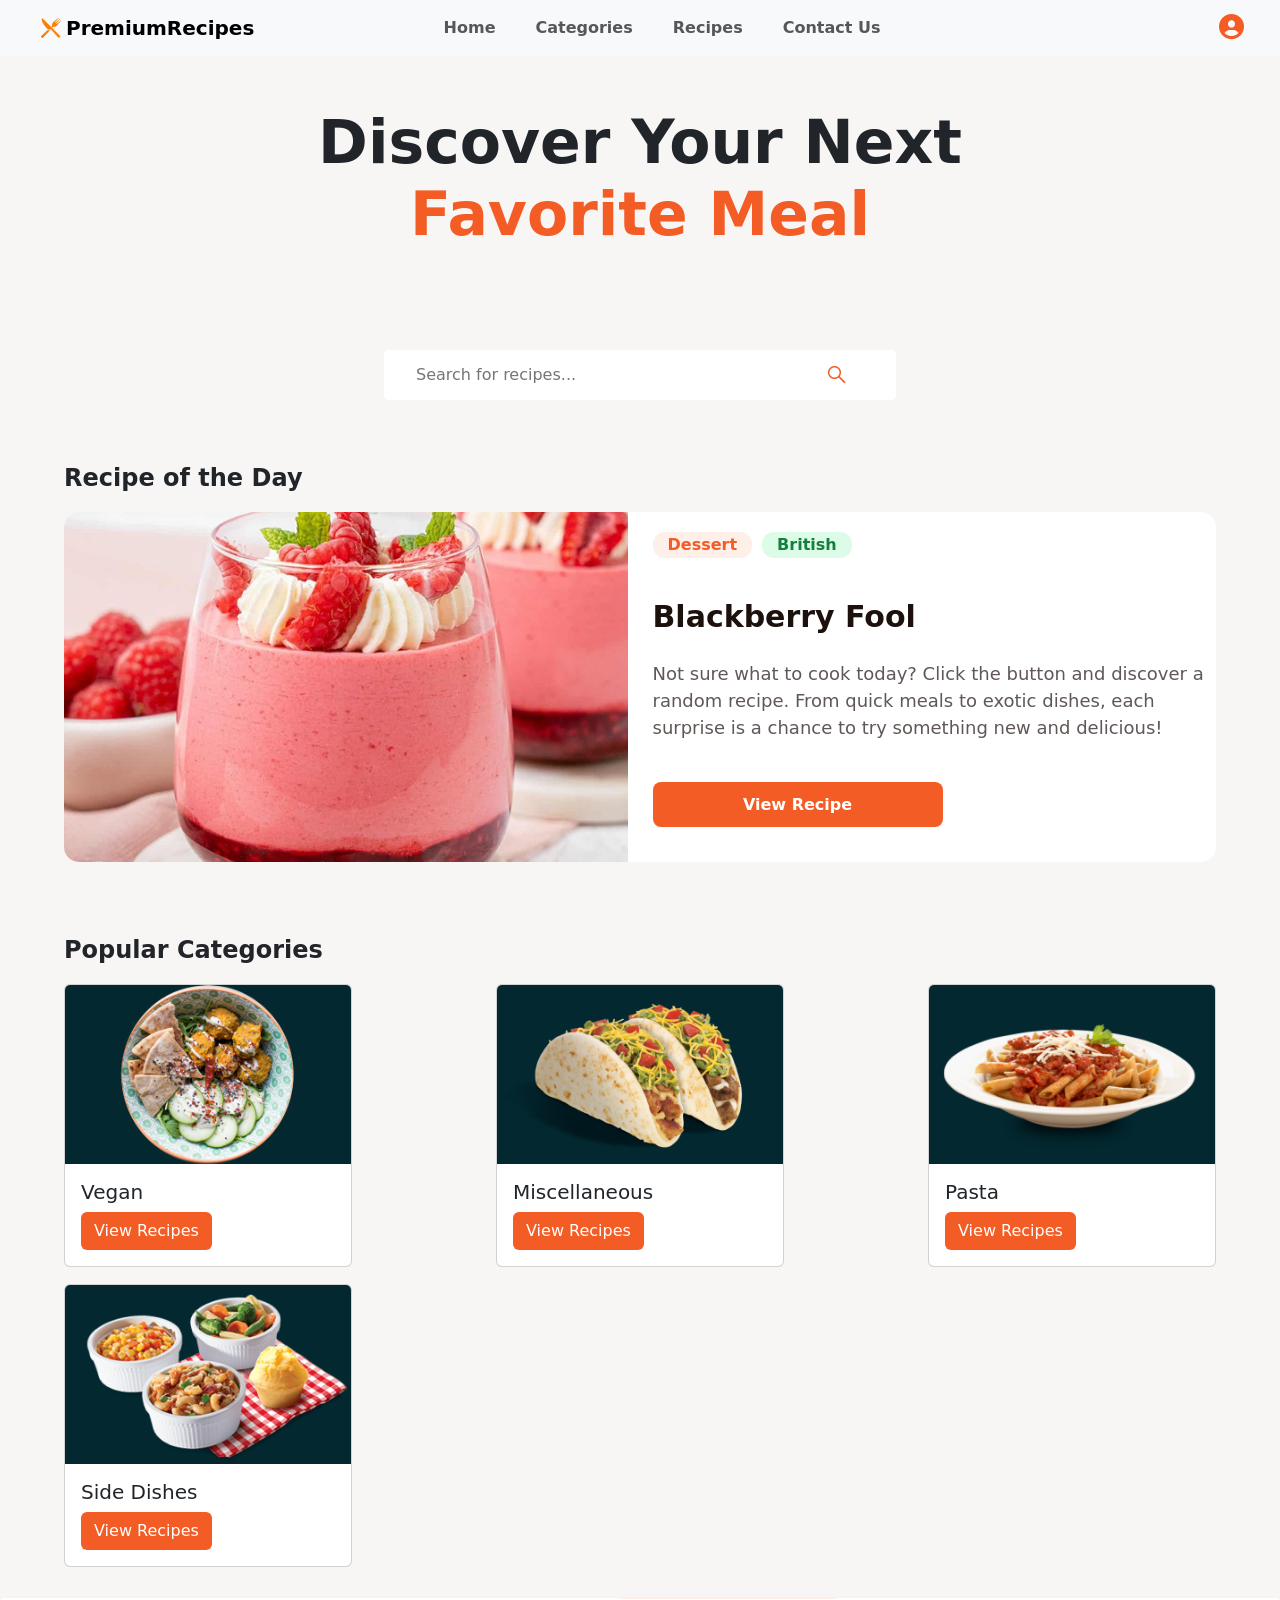
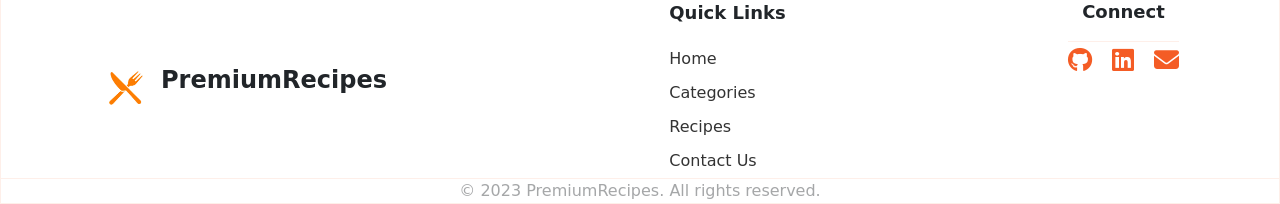
<file: ui files for phase 2/index.html>
<!DOCTYPE html>
<html lang="en">

<head>
    <meta charset="UTF-8">
    <meta name="viewport" content="width=device-width, initial-scale=1.0">
    <title>Homepage</title>

    <link href="https://cdn.jsdelivr.net/npm/bootstrap@5.3.8/dist/css/bootstrap.min.css" rel="stylesheet"
        integrity="sha384-sRIl4kxILFvY47J16cr9ZwB07vP4J8+LH7qKQnuqkuIAvNWLzeN8tE5YBujZqJLB" crossorigin="anonymous">
    <link rel="stylesheet" href="styles.css">
    <link rel="stylesheet" href="https://cdnjs.cloudflare.com/ajax/libs/font-awesome/6.5.1/css/all.min.css">
</head>

<body class="home_body">
    <nav class="navbar navbar-expand-lg bg-body-tertiary">
        <div class="container-fluid">
            <a class="navbar-brand d-flex " href="./index.html">
                <img src="./assets/logo.png" alt="Logo" width="30" height="30"
                    class="d-inline-block ms-4 align-text-top">
                <p class="mb-0 fw-bold">PremiumRecipes</p>
            </a>
            <button class="navbar-toggler" type="button" data-bs-toggle="collapse" data-bs-target="#navbarNav"
                aria-controls="navbarNav" aria-expanded="false" aria-label="Toggle navigation">
                <span class="navbar-toggler-icon"></span>
            </button>
            <div class="collapse navbar-collapse" id="navbarNav">
                <ul class="navbar-nav mx-auto">
                    <li class="nav-item">
                        <a class="nav-link fw-bold" href="./index.html">Home</a>
                    </li>
                    <li class="nav-item ms-4">
                        <a class="nav-link fw-bold" href="./categories.html">Categories</a>
                    </li>
                    <li class="nav-item ms-4">
                        <a class="nav-link fw-bold" href="./recipes.html">Recipes</a>
                    </li>
                    <li class="nav-item ms-4">
                        <a class="nav-link fw-bold" href="./contact.html">Contact Us</a>
                    </li>
                    <li id="profile_desk" class="nav-item ms-4">
                        <a class="nav-link fw-bold" href="./profile.html">Profile</a>
                    </li>
                </ul>
                <a id="profile_icon" href="./profile.html" class="ms-auto me-4">
                    <i class="fa-solid fa-circle-user"></i>
                </a>
            </div>
        </div>
    </nav>

    <div class="home_hero">
        <p class="home_title_black">Discover Your Next</p>
        <p class="home_title_meal">Favorite Meal</p>
        <div class="home_hero_search">
            <form action="#">
                <input type="text" placeholder="Search for recipes..." class="home_search_input">
                <button class="home_search_submit"><i class="fa-brands fa-sistrix"></i></button>
            </form>
        </div>
    </div>
    <div class="home_recipe">
        <p class="home_recipe_title">Recipe of the Day</p>
        <div class="home_recipe_container">
            <img src="./assets/home_recipe.jpg" alt="home random recipe" class="home_recipe_img">
            <div class="home_recipe_info">
                <div class="home_recipe_tags">
                    <p class="home_recipe_categorie_tag">Dessert</p>
                    <p class="home_recipe_area_tag">British</p>
                </div>
                <h3 class="home_recipe_name">Blackberry Fool</h3>
                <p class="home_recipe_description">Not sure what to cook today? Click the button and discover a random
                    recipe. From quick meals to exotic dishes, each surprise is a chance to try something new and
                    delicious!</p>
                <button class="home_recipe_btn">View Recipe</button>
            </div>
        </div>
    </div>
    <div class="home_categories">
        <p class="home_categories_title">Popular Categories</p>
        <div class="home_categorie_cards">
            <div class="card " style="width: 18rem;">
                <img src="./assets/vegan.png" class="card-img-top  " style="background-color:#032830;" alt="...">
                <div class="card-body">
                    <h5 class="card-title">Vegan</h5>
                    <a href="#" class="btn ">View Recipes</a>
                </div>
            </div>
            <div class="card " style="width: 18rem;">
                <img src="./assets/miscellaneous.png" class="card-img-top" style="background-color:#032830;" alt="...">
                <div class="card-body">
                    <h5 class="card-title">Miscellaneous</h5>
                    <a href="#" class="btn ">View Recipes</a>
                </div>
            </div>
            <div class="card " style="width: 18rem;">
                <img src="./assets/pasta.png" class="card-img-top" style="background-color:#032830;" alt="...">
                <div class="card-body">
                    <h5 class="card-title">Pasta</h5>
                    <a href="#" class="btn ">View Recipes</a>
                </div>
            </div>
            <div class="card " style="width: 18rem;">
                <img src="./assets/side.png" class="card-img-top" style="background-color:#032830;" alt="...">
                <div class="card-body">
                    <h5 class="card-title">Side Dishes</h5>
                    <a href="#" class="btn">View Recipes</a>
                </div>
            </div>

        </div>
    </div>

    <footer>
        <div>
            <div class="footer_logo">
                <img src="./assets/logo.png" alt="footer logo">
                <p>PremiumRecipes</p>
            </div>
            <div class="footer_links">
                <p>Quick Links</p>
                <a href="./index.html">Home</a>
                <a href="./categories.html">Categories</a>
                <a href="./recipes.html">Recipes</a>
                <a href="./contact.html">Contact Us</a>
            </div>
            <div class="footer_conect">
                <p class="footer_conect_text">Connect</p>
                <div class="footer_conect_links">
                    <a href="#"><i class="fa-brands fa-github"></i></a>
                    <a href="#"><i class="fa-brands fa-linkedin"></i></a>
                    <a href="#"><i class="fa-solid fa-envelope"></i></i></a>
                </div>
            </div>
        </div>
        <div>
            <p class="copyright">© 2023 PremiumRecipes. All rights reserved.</p>
        </div>
    </footer>
    <script src="https://cdn.jsdelivr.net/npm/bootstrap@5.3.8/dist/js/bootstrap.bundle.min.js"
        integrity="sha384-FKyoEForCGlyvwx9Hj09JcYn3nv7wiPVlz7YYwJrWVcXK/BmnVDxM+D2scQbITxI"
        crossorigin="anonymous"></script>
</body>

</html>
</file>
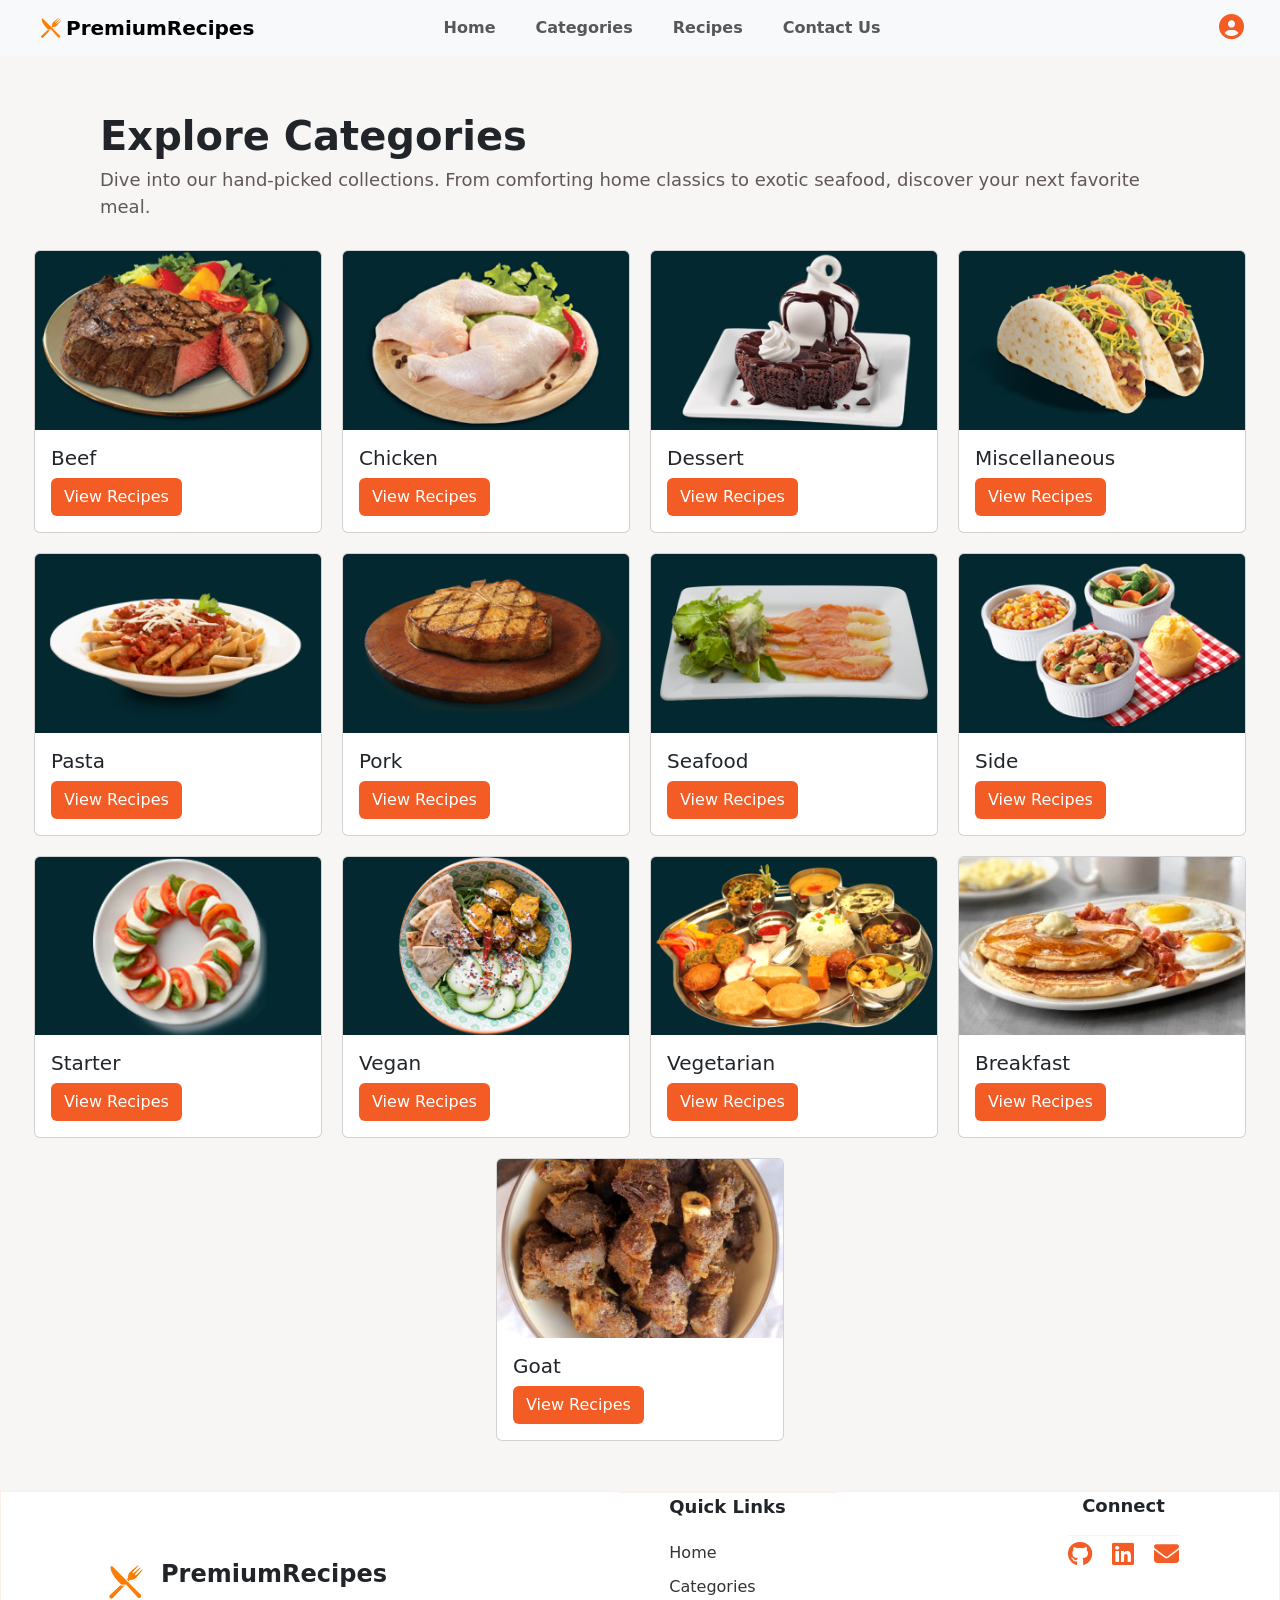
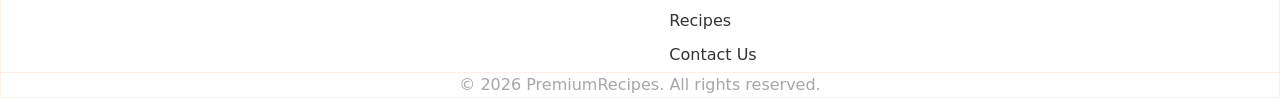
<file: ui files for phase 2/categories.html>
<!DOCTYPE html>
<html lang="en">

<head>
    <meta charset="UTF-8">
    <meta name="viewport" content="width=device-width, initial-scale=1.0">
    <title>Categories</title>
    <link href="https://cdn.jsdelivr.net/npm/bootstrap@5.3.8/dist/css/bootstrap.min.css" rel="stylesheet"
        integrity="sha384-sRIl4kxILFvY47J16cr9ZwB07vP4J8+LH7qKQnuqkuIAvNWLzeN8tE5YBujZqJLB" crossorigin="anonymous">
    <link rel="stylesheet" href="styles.css">
    <link rel="stylesheet" href="https://cdnjs.cloudflare.com/ajax/libs/font-awesome/6.5.1/css/all.min.css">
</head>

<body>
    <nav class="navbar navbar-expand-lg bg-body-tertiary">
        <div class="container-fluid">
            <a class="navbar-brand d-flex " href="./index.html">
                <img src="./assets/logo.png" alt="Logo" width="30" height="30"
                    class="d-inline-block ms-4 align-text-top">
                <p class="mb-0 fw-bold">PremiumRecipes</p>
            </a>
            <button class="navbar-toggler" type="button" data-bs-toggle="collapse" data-bs-target="#navbarNav"
                aria-controls="navbarNav" aria-expanded="false" aria-label="Toggle navigation">
                <span class="navbar-toggler-icon"></span>
            </button>
            <div class="collapse navbar-collapse" id="navbarNav">
                <ul class="navbar-nav mx-auto">
                    <li class="nav-item">
                        <a class="nav-link fw-bold" href="./index.html">Home</a>
                    </li>
                    <li class="nav-item ms-4">
                        <a class="nav-link fw-bold" href="./categories.html">Categories</a>
                    </li>
                    <li class="nav-item ms-4">
                        <a class="nav-link fw-bold" href="./recipes.html">Recipes</a>
                    </li>
                    <li class="nav-item ms-4">
                        <a class="nav-link fw-bold" href="./contact.html">Contact Us</a>
                    </li>
                    <li id="profile_desk" class="nav-item ms-4">
                        <a class="nav-link fw-bold" href="./profile.html">Profile</a>
                    </li>
                </ul>
                <a id="profile_icon" href="./profile.html" class="ms-auto me-4">
                    <i class="fa-solid fa-circle-user"></i>
                </a>
            </div>
        </div>
    </nav>
    <p class="categorie_title">Explore Categories</p>
    <p class="categorie_subtitle">Dive into our hand-picked collections. From comforting home classics to exotic
        seafood, discover your next favorite meal.</p>
    <div class="categorie_div">
        <div class="card " style="width: 18rem;">
            <img src="./assets/beef.png" class="card-img-top" style="background-color:#032830;" alt="...">
            <div class="card-body">
                <h5 class="card-title">Beef</h5>
                <a href="#" class="btn ">View Recipes</a>
            </div>
        </div>
        <div class="card " style="width: 18rem;">
            <img src="./assets/chicken.png" class="card-img-top" style="background-color:#032830;" alt="...">
            <div class="card-body">
                <h5 class="card-title">Chicken</h5>
                <a href="#" class="btn ">View Recipes</a>
            </div>
        </div>
        <div class="card " style="width: 18rem;">
            <img src="./assets/dessert.png" class="card-img-top" style="background-color:#032830;" alt="...">
            <div class="card-body">
                <h5 class="card-title">Dessert</h5>
                <a href="#" class="btn ">View Recipes</a>
            </div>
        </div>
        <div class="card " style="width: 18rem;">
            <img src="./assets/miscellaneous.png" class="card-img-top" style="background-color:#032830;" alt="...">
            <div class="card-body">
                <h5 class="card-title">Miscellaneous</h5>
                <a href="#" class="btn ">View Recipes</a>
            </div>
        </div>
        <div class="card " style="width: 18rem;">
            <img src="./assets/pasta.png" class="card-img-top" style="background-color:#032830;" alt="...">
            <div class="card-body">
                <h5 class="card-title">Pasta</h5>
                <a href="#" class="btn ">View Recipes</a>
            </div>
        </div>

        <div class="card " style="width: 18rem;">
            <img src="./assets/pork (1).png" class="card-img-top" style="background-color:#032830;" alt="...">
            <div class="card-body">
                <h5 class="card-title">Pork</h5>
                <a href="#" class="btn ">View Recipes</a>
            </div>
        </div>
        <div class="card " style="width: 18rem;">
            <img src="./assets/seafood (1).png" class="card-img-top" style="background-color:#032830;" alt="...">
            <div class="card-body">
                <h5 class="card-title">Seafood</h5>
                <a href="#" class="btn ">View Recipes</a>
            </div>
        </div>
        <div class="card " style="width: 18rem;">
            <img src="./assets/side.png" class="card-img-top" style="background-color:#032830;" alt="...">
            <div class="card-body">
                <h5 class="card-title">Side</h5>
                <a href="#" class="btn ">View Recipes</a>
            </div>
        </div>

        <div class="card " style="width: 18rem;">
            <img src="./assets/starter.png" class="card-img-top" style="background-color:#032830;" alt="...">
            <div class="card-body">
                <h5 class="card-title">Starter</h5>
                <a href="#" class="btn ">View Recipes</a>
            </div>
        </div>
        <div class="card " style="width: 18rem;">
            <img src="./assets/vegan.png" class="card-img-top" style="background-color:#032830;" alt="...">
            <div class="card-body">
                <h5 class="card-title">Vegan</h5>
                <a href="#" class="btn ">View Recipes</a>
            </div>
        </div>
        <div class="card " style="width: 18rem;">
            <img src="./assets/vegetarian.png" class="card-img-top" style="background-color:#032830;" alt="...">
            <div class="card-body">
                <h5 class="card-title">Vegetarian</h5>
                <a href="#" class="btn ">View Recipes</a>
            </div>
        </div>
        <div class="card " style="width: 18rem;">
            <img src="./assets/breakfast.png" class="card-img-top" style="background-color:#032830;" alt="...">
            <div class="card-body">
                <h5 class="card-title">Breakfast</h5>
                <a href="#" class="btn ">View Recipes</a>
            </div>
        </div>
        <div class="card " style="width: 18rem;">
            <img src="./assets/goat.png" class="card-img-top" style="background-color:#032830;" alt="...">
            <div class="card-body">
                <h5 class="card-title">Goat</h5>
                <a href="#" class="btn ">View Recipes</a>
            </div>
        </div>
    </div>
    <footer>
        <div>
            <div class="footer_logo">
                <img src="./assets/logo.png" alt="footer logo">
                <p>PremiumRecipes</p>
            </div>
            <div class="footer_links">
                <p>Quick Links</p>
                <a href="./index.html">Home</a>
                <a href="./categories.html">Categories</a>
                <a href="./recipes.html">Recipes</a>
                <a href="./contact.html">Contact Us</a>
            </div>
            <div class="footer_conect">
                <p>Connect</p>
                <div class="footer_conect_links">
                    <a href="#"><i class="fa-brands fa-github"></i></a>
                    <a href="#"><i class="fa-brands fa-linkedin"></i></a>
                    <a href="#"><i class="fa-solid fa-envelope"></i></i></a>
                </div>
            </div>
        </div>
        <div>
            <p class="copyright">© 2026 PremiumRecipes. All rights reserved.</p>
        </div>
    </footer>
    <script src="https://cdn.jsdelivr.net/npm/bootstrap@5.3.8/dist/js/bootstrap.bundle.min.js"
        integrity="sha384-FKyoEForCGlyvwx9Hj09JcYn3nv7wiPVlz7YYwJrWVcXK/BmnVDxM+D2scQbITxI"
        crossorigin="anonymous"></script>
</body>

</html>
</file>
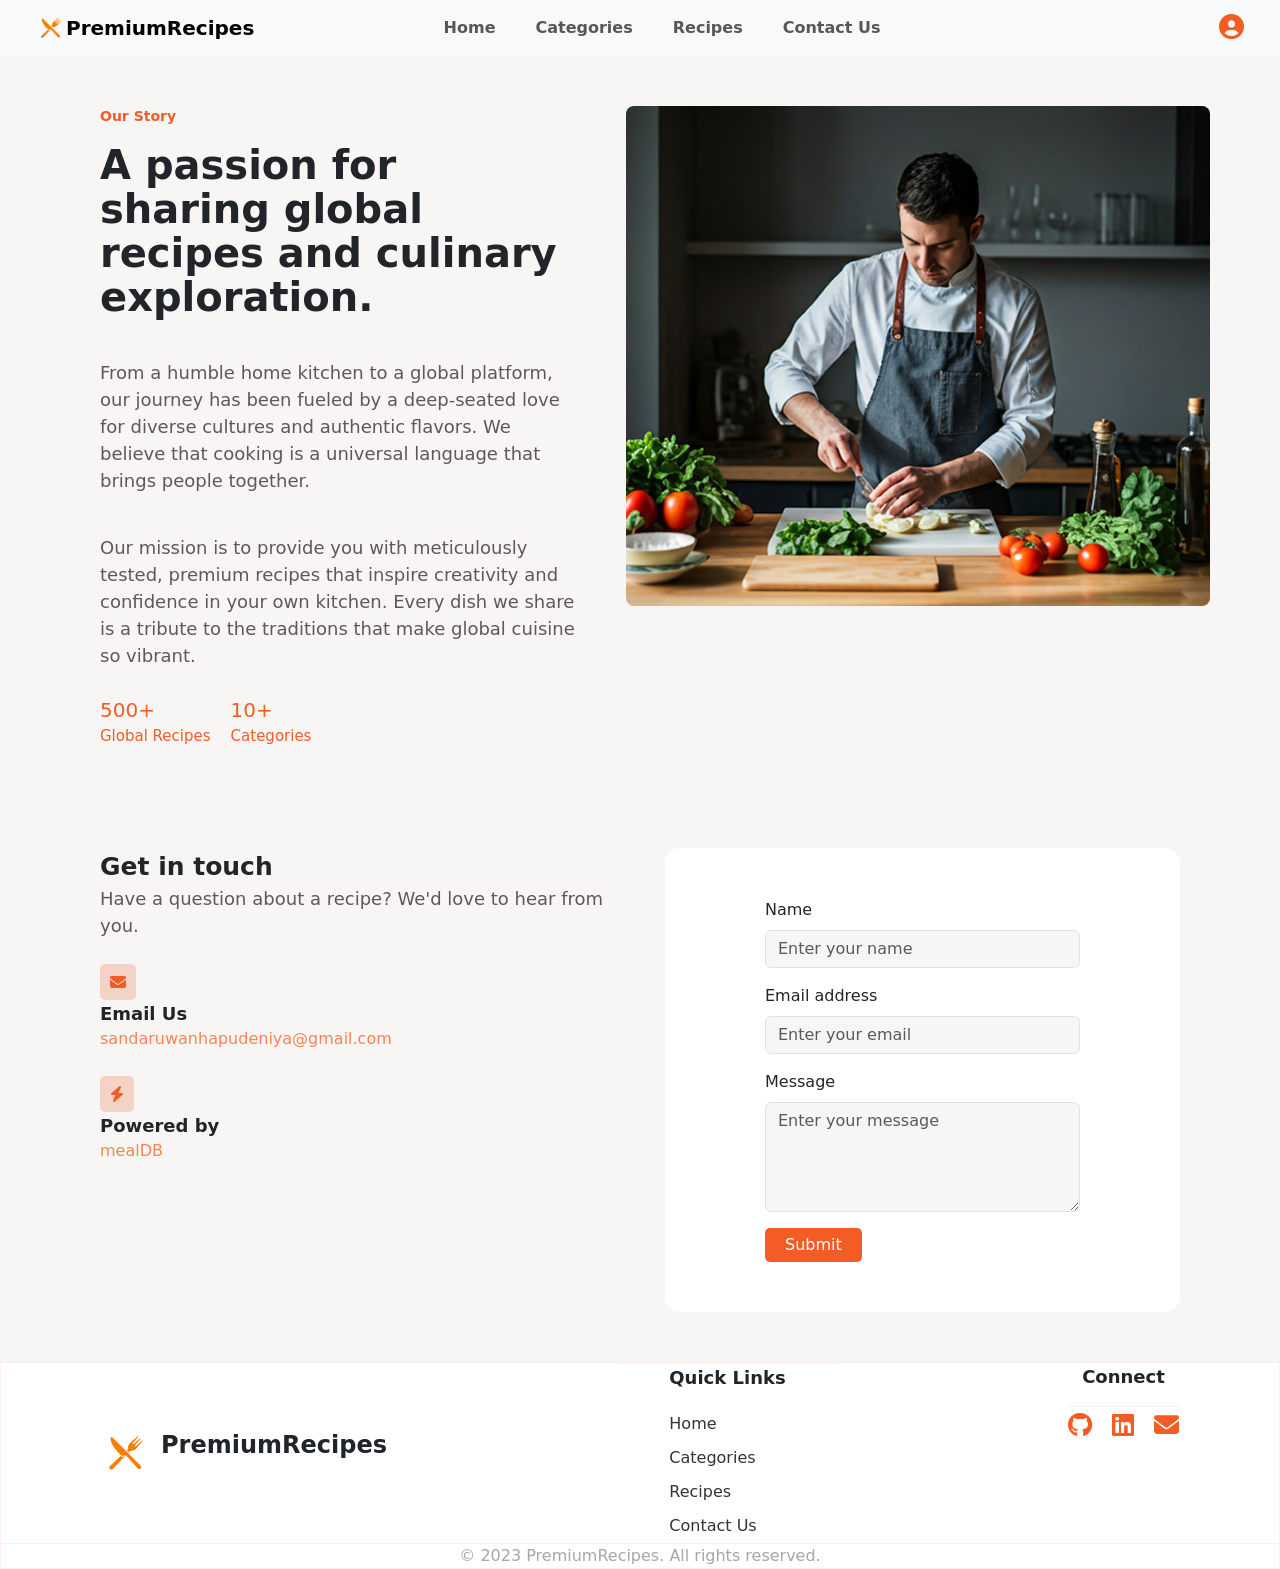
<file: ui files for phase 2/contact.html>
<!DOCTYPE html>
<html lang="en">

<head>
    <meta charset="UTF-8">
    <meta name="viewport" content="width=device-width, initial-scale=1.0">
    <title>Contacts</title>
    <link href="https://cdn.jsdelivr.net/npm/bootstrap@5.3.8/dist/css/bootstrap.min.css" rel="stylesheet"
        integrity="sha384-sRIl4kxILFvY47J16cr9ZwB07vP4J8+LH7qKQnuqkuIAvNWLzeN8tE5YBujZqJLB" crossorigin="anonymous">
    <link rel="stylesheet" href="styles.css">
    <link rel="stylesheet" href="https://cdnjs.cloudflare.com/ajax/libs/font-awesome/6.5.1/css/all.min.css">
</head>

<body>
    <nav class="navbar navbar-expand-lg bg-body-tertiary">
        <div class="container-fluid">
            <a class="navbar-brand d-flex " href="./index.html">
                <img src="./assets/logo.png" alt="Logo" width="30" height="30"
                    class="d-inline-block ms-4 align-text-top">
                <p class="mb-0 fw-bold">PremiumRecipes</p>
            </a>
            <button class="navbar-toggler" type="button" data-bs-toggle="collapse" data-bs-target="#navbarNav"
                aria-controls="navbarNav" aria-expanded="false" aria-label="Toggle navigation">
                <span class="navbar-toggler-icon"></span>
            </button>
            <div class="collapse navbar-collapse" id="navbarNav">
                <ul class="navbar-nav mx-auto">
                    <li class="nav-item">
                        <a class="nav-link fw-bold" href="./index.html">Home</a>
                    </li>
                    <li class="nav-item ms-4">
                        <a class="nav-link fw-bold" href="./categories.html">Categories</a>
                    </li>
                    <li class="nav-item ms-4">
                        <a class="nav-link fw-bold" href="./recipes.html">Recipes</a>
                    </li>
                    <li class="nav-item ms-4">
                        <a class="nav-link fw-bold" href="./contact.html">Contact Us</a>
                    </li>
                    <li id="profile_desk" class="nav-item ms-4">
                        <a class="nav-link fw-bold" href="./profile.html">Profile</a>
                    </li>
                </ul>
                <a id="profile_icon" href="./profile.html" class="ms-auto me-4">
                    <i class="fa-solid fa-circle-user"></i>
                </a>
            </div>
        </div>
    </nav>
    <div class="contact_head">
        <div class="contact_head_text">
            <p class="contact_lable">Our Story</p>
            <p class="contact_title">A passion for sharing global recipes and culinary exploration.</p>
            <p class="contact_subtitle">From a humble home kitchen to a global platform, our journey has been fueled by
                a deep-seated love for diverse cultures and authentic flavors. We believe that cooking is a universal
                language that brings people together.</p>
            <p class="contact_subtitle">Our mission is to provide you with meticulously tested, premium recipes that
                inspire creativity and confidence in your own kitchen. Every dish we share is a tribute to the
                traditions that make global cuisine so vibrant.</p>
            <div class="contact_count">
                <div class="recipe_count">
                    <p class="contact_count_numb">500+</p>
                    <p class="contact_count_text">Global Recipes</p>
                </div>
                <div class="categorie_count">
                    <p class="contact_count_numb">10+</p>
                    <p class="contact_count_text">Categories</p>
                </div>
            </div>
        </div>
        <div class="contact_head_img">
            <img src="./assets/contact.png" alt="" class="contact_image">
        </div>
    </div>
    <div class="contact_bottom">
        <div class="contact_bottom_text">
            <p class="contact_bottom_title">Get in touch</p>
            <p class="contact_bottom_subtitle">Have a question about a recipe? We'd love to hear from you.</p>
            <div class="email">
                <i class="fa-solid fa-envelope"></i>
                <p class="contact_method">Email Us</p>
                <p class="contact_details">sandaruwanhapudeniya@gmail.com</p>
            </div>
            <div class="powered">
                <i class="fa-solid fa-bolt"></i>
                <p class="contact_method">Powered by</p>
                <p class="contact_details">mealDB</p>
            </div>
        </div>
        <div class="contact_bottom_form">
            <form action="">
                <div class="mb-3">
                    <label for="name" class="form-label">Name</label>
                    <input type="text" class="form-control contact_input" id="name" placeholder="Enter your name">
                </div>
                <div class="mb-3">
                    <label for="email" class="form-label">Email address</label>
                    <input type="email" class="form-control contact_input" id="email" placeholder="Enter your email">
                </div>
                <div class="mb-3">
                    <label for="message" class="form-label">Message</label>
                    <textarea class="form-control contact_input" id="message" rows="4"
                        placeholder="Enter your message"></textarea>
                </div>
                <button type="submit" class="contact_btn">Submit</button>
            </form>
        </div>
    </div>

    <footer>
        <div>
            <div class="footer_logo">
                <img src="./assets/logo.png" alt="footer logo">
                <p>PremiumRecipes</p>
            </div>
            <div class="footer_links">
                <p>Quick Links</p>
                <a href="./index.html">Home</a>
                <a href="./categories.html">Categories</a>
                <a href="./recipes.html">Recipes</a>
                <a href="./contact.html">Contact Us</a>
            </div>
            <div class="footer_conect">
                <p class="footer_conect_text">Connect</p>
                <div class="footer_conect_links">
                    <a href="#"><i class="fa-brands fa-github"></i></a>
                    <a href="#"><i class="fa-brands fa-linkedin"></i></a>
                    <a href="#"><i class="fa-solid fa-envelope"></i></i></a>
                </div>
            </div>
        </div>
        <div>
            <p class="copyright">© 2023 PremiumRecipes. All rights reserved.</p>
        </div>
    </footer>
    <script src="https://cdn.jsdelivr.net/npm/bootstrap@5.3.8/dist/js/bootstrap.bundle.min.js"
        integrity="sha384-FKyoEForCGlyvwx9Hj09JcYn3nv7wiPVlz7YYwJrWVcXK/BmnVDxM+D2scQbITxI"
        crossorigin="anonymous"></script>
</body>

</html>
</file>
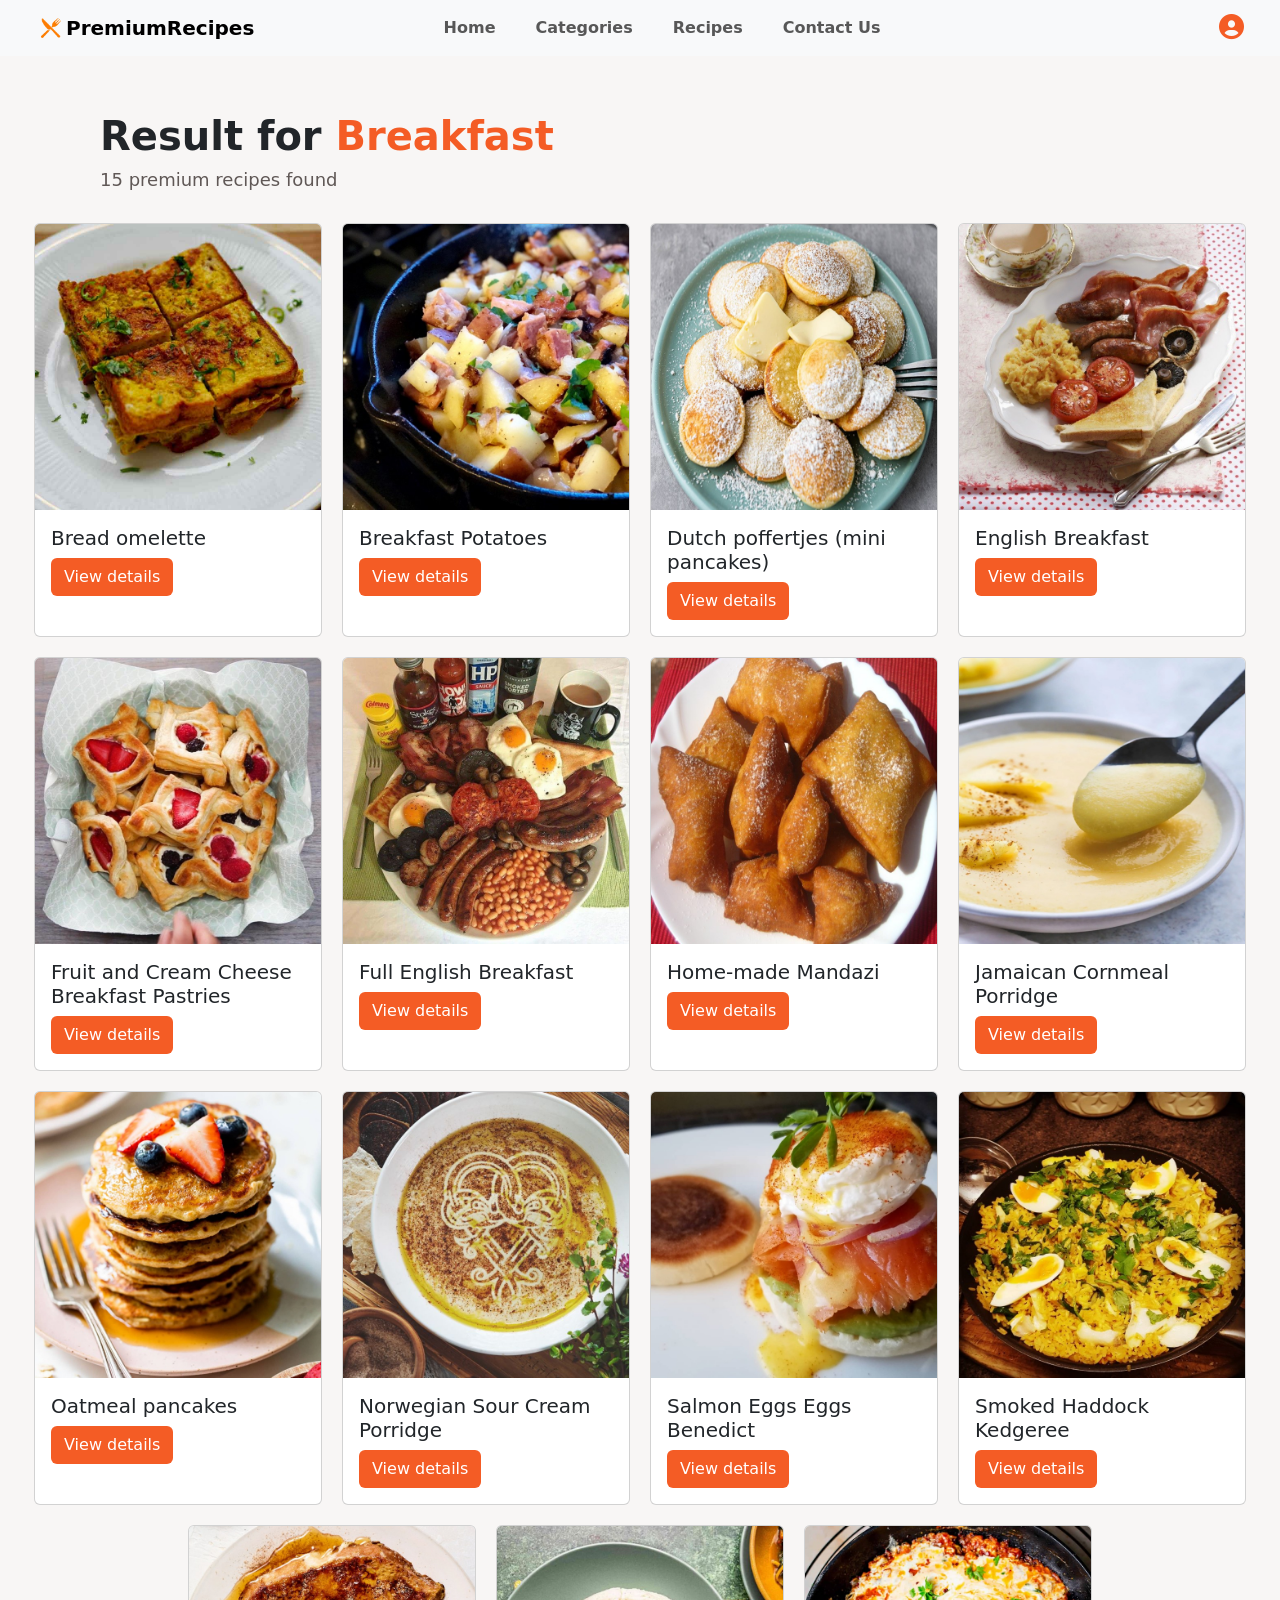
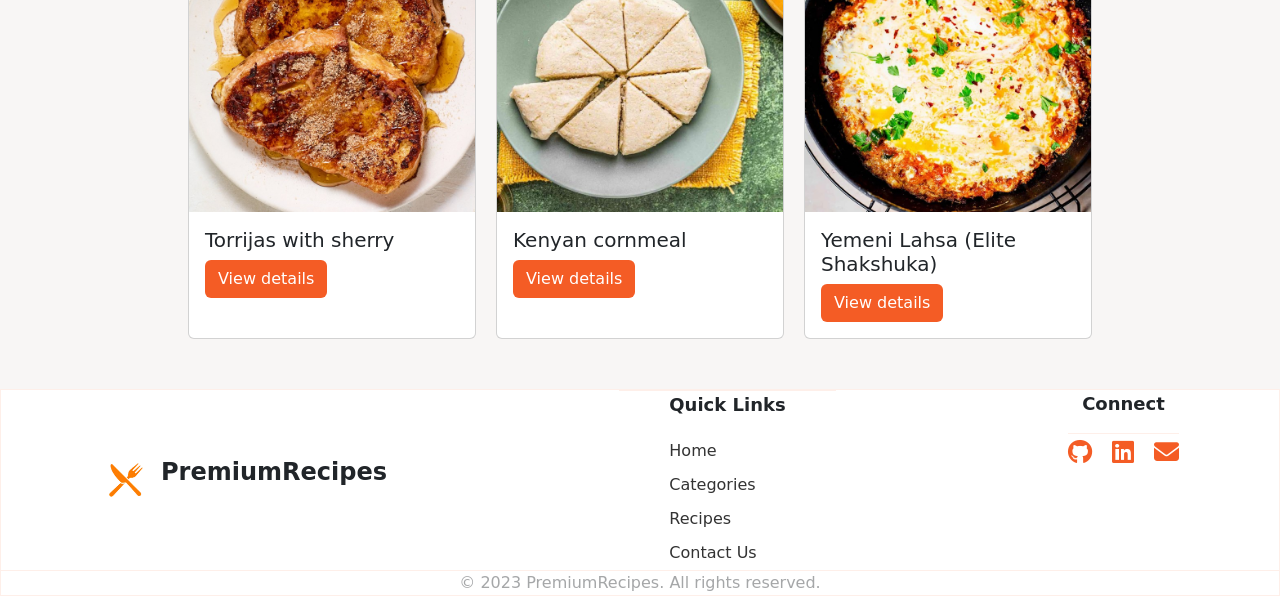
<file: ui files for phase 2/list.html>
<!DOCTYPE html>
<html lang="en">
<head>
    <meta charset="UTF-8">
    <meta name="viewport" content="width=device-width, initial-scale=1.0">
    <title>Recipe list</title>
    <link href="https://cdn.jsdelivr.net/npm/bootstrap@5.3.8/dist/css/bootstrap.min.css" rel="stylesheet"
        integrity="sha384-sRIl4kxILFvY47J16cr9ZwB07vP4J8+LH7qKQnuqkuIAvNWLzeN8tE5YBujZqJLB" crossorigin="anonymous">
        <link rel="stylesheet" href="styles.css">
        <link rel="stylesheet" href="https://cdnjs.cloudflare.com/ajax/libs/font-awesome/6.5.1/css/all.min.css">
</head>
<body>
    <nav class="navbar navbar-expand-lg bg-body-tertiary">
        <div class="container-fluid">
            <a class="navbar-brand d-flex " href="./index.html">
                <img src="./assets/logo.png" alt="Logo" width="30" height="30" class="d-inline-block ms-4 align-text-top">
                <p class="mb-0 fw-bold">PremiumRecipes</p>
            </a>
            <button class="navbar-toggler" type="button" data-bs-toggle="collapse" data-bs-target="#navbarNav"
                aria-controls="navbarNav" aria-expanded="false" aria-label="Toggle navigation">
                <span class="navbar-toggler-icon"></span>
            </button>
            <div class="collapse navbar-collapse" id="navbarNav">
                <ul class="navbar-nav mx-auto">
                    <li class="nav-item">
                        <a class="nav-link fw-bold" href="./index.html">Home</a>
                    </li>
                    <li class="nav-item ms-4">
                        <a class="nav-link fw-bold" href="./categories.html">Categories</a>
                    </li>
                    <li class="nav-item ms-4">
                        <a class="nav-link fw-bold" href="./recipes.html">Recipes</a>
                    </li>
                    <li class="nav-item ms-4">
                        <a class="nav-link fw-bold" href="./contact.html">Contact Us</a>
                    </li>
                    <li id="profile_desk" class="nav-item ms-4">
                        <a class="nav-link fw-bold" href="./profile.html">Profile</a>
                    </li>
                </ul>
                <a id="profile_icon" href="./profile.html" class="ms-auto me-4">
                    <i class="fa-solid fa-circle-user"></i>
                </a>
            </div>
        </div>
    </nav>
    <p class="categorie_title">Result for <span>Breakfast</span></p>
    <p class="categorie_subtitle"><span>15</span> premium recipes found</p>
    <div class="list_div">
        <div class="card " style="width: 18rem;">
            <img src="./assets/1.jpg" class="card-img-top" style="background-color:#032830;" alt="...">
            <div class="card-body">
                <h5 class="card-title">Bread omelette</h5>
                <a href="#" class="btn ">View details</a>
            </div>
        </div>
        <div class="card " style="width: 18rem;">
            <img src="./assets/2.jpg" class="card-img-top" style="background-color:#032830;" alt="...">
            <div class="card-body">
                <h5 class="card-title">Breakfast Potatoes</h5>
                <a href="#" class="btn ">View details</a>
            </div>
        </div>
        <div class="card " style="width: 18rem;">
            <img src="./assets/3.jpg" class="card-img-top" style="background-color:#032830;" alt="...">
            <div class="card-body">
                <h5 class="card-title">Dutch poffertjes (mini pancakes)</h5>
                <a href="#" class="btn ">View details</a>
            </div>
        </div>
        <div class="card " style="width: 18rem;">
            <img src="./assets/4.jpg" class="card-img-top" style="background-color:#032830;" alt="...">
            <div class="card-body">
                <h5 class="card-title">English Breakfast</h5>
                <a href="#" class="btn ">View details</a>
            </div>
        </div>
        <div class="card " style="width: 18rem;">
            <img src="./assets/5.jpg" class="card-img-top" style="background-color:#032830;" alt="...">
            <div class="card-body">
                <h5 class="card-title">Fruit and Cream Cheese Breakfast Pastries</h5>
                <a href="#" class="btn ">View details</a>
            </div>
        </div>
        <div class="card " style="width: 18rem;">
            <img src="./assets/6.jpg" class="card-img-top" style="background-color:#032830;" alt="...">
            <div class="card-body">
                <h5 class="card-title">Full English Breakfast</h5>
                <a href="#" class="btn ">View details</a>
            </div>
        </div>
        <div class="card " style="width: 18rem;">
            <img src="./assets/7.jpg" class="card-img-top" style="background-color:#032830;" alt="...">
            <div class="card-body">
                <h5 class="card-title">Home-made Mandazi</h5>
                <a href="#" class="btn ">View details</a>
            </div>
        </div>
        <div class="card " style="width: 18rem;">
            <img src="./assets/8.jpg" class="card-img-top" style="background-color:#032830;" alt="...">
            <div class="card-body">
                <h5 class="card-title">Jamaican Cornmeal Porridge</h5>
                <a href="#" class="btn ">View details</a>
            </div>
        </div>
        <div class="card " style="width: 18rem;">
            <img src="./assets/9.jpg" class="card-img-top" style="background-color:#032830;" alt="...">
            <div class="card-body">
                <h5 class="card-title">Oatmeal pancakes</h5>
                <a href="#" class="btn ">View details</a>
            </div>
        </div>
        <div class="card " style="width: 18rem;">
            <img src="./assets/10.jpg" class="card-img-top" style="background-color:#032830;" alt="...">
            <div class="card-body">
                <h5 class="card-title">Norwegian Sour Cream Porridge</h5>
                <a href="#" class="btn ">View details</a>
            </div>
        </div>
        <div class="card " style="width: 18rem;">
            <img src="./assets/11.jpg" class="card-img-top" style="background-color:#032830;" alt="...">
            <div class="card-body">
                <h5 class="card-title">Salmon Eggs Eggs Benedict</h5>
                <a href="#" class="btn ">View details</a>
            </div>
        </div>
        <div class="card " style="width: 18rem;">
            <img src="./assets/12.jpg" class="card-img-top" style="background-color:#032830;" alt="...">
            <div class="card-body">
                <h5 class="card-title">Smoked Haddock Kedgeree</h5>
                <a href="#" class="btn ">View details</a>
            </div>
        </div>
        <div class="card " style="width: 18rem;">
            <img src="./assets/13.jpg" class="card-img-top" style="background-color:#032830;" alt="...">
            <div class="card-body">
                <h5 class="card-title">Torrijas with sherry</h5>
                <a href="#" class="btn ">View details</a>
            </div>
        </div>
        <div class="card " style="width: 18rem;">
            <img src="./assets/14.jpg" class="card-img-top" style="background-color:#032830;" alt="...">
            <div class="card-body">
                <h5 class="card-title">Kenyan cornmeal</h5>
                <a href="#" class="btn ">View details</a>
            </div>
        </div>
        <div class="card " style="width: 18rem;">
            <img src="./assets/15.jpg" class="card-img-top" style="background-color:#032830;" alt="...">
            <div class="card-body">
                <h5 class="card-title">Yemeni Lahsa (Elite Shakshuka)</h5>
                <a href="#" class="btn ">View details</a>
            </div>
        </div>
    </div>
    <footer>
        <div>
            <div class="footer_logo">
                <img src="./assets/logo.png" alt="footer logo">
                <p>PremiumRecipes</p>
            </div>
            <div class="footer_links">
                <p>Quick Links</p>
                <a href="./index.html">Home</a>
                <a href="./categories.html">Categories</a>
                <a href="./recipes.html">Recipes</a>
                <a href="./contact.html">Contact Us</a>
            </div>
            <div class="footer_conect">
                <p class="footer_conect_text">Connect</p>
                <div class="footer_conect_links">
                    <a href="#"><i class="fa-brands fa-github"></i></a>
                    <a href="#"><i class="fa-brands fa-linkedin"></i></a>
                    <a href="#"><i class="fa-solid fa-envelope"></i></i></a>
                </div>
            </div>
        </div>
        <div>
            <p class="copyright">© 2023 PremiumRecipes. All rights reserved.</p>
        </div>
    </footer>
    <script src="https://cdn.jsdelivr.net/npm/bootstrap@5.3.8/dist/js/bootstrap.bundle.min.js"
        integrity="sha384-FKyoEForCGlyvwx9Hj09JcYn3nv7wiPVlz7YYwJrWVcXK/BmnVDxM+D2scQbITxI"
        crossorigin="anonymous"></script>
</body>
</html>
</file>
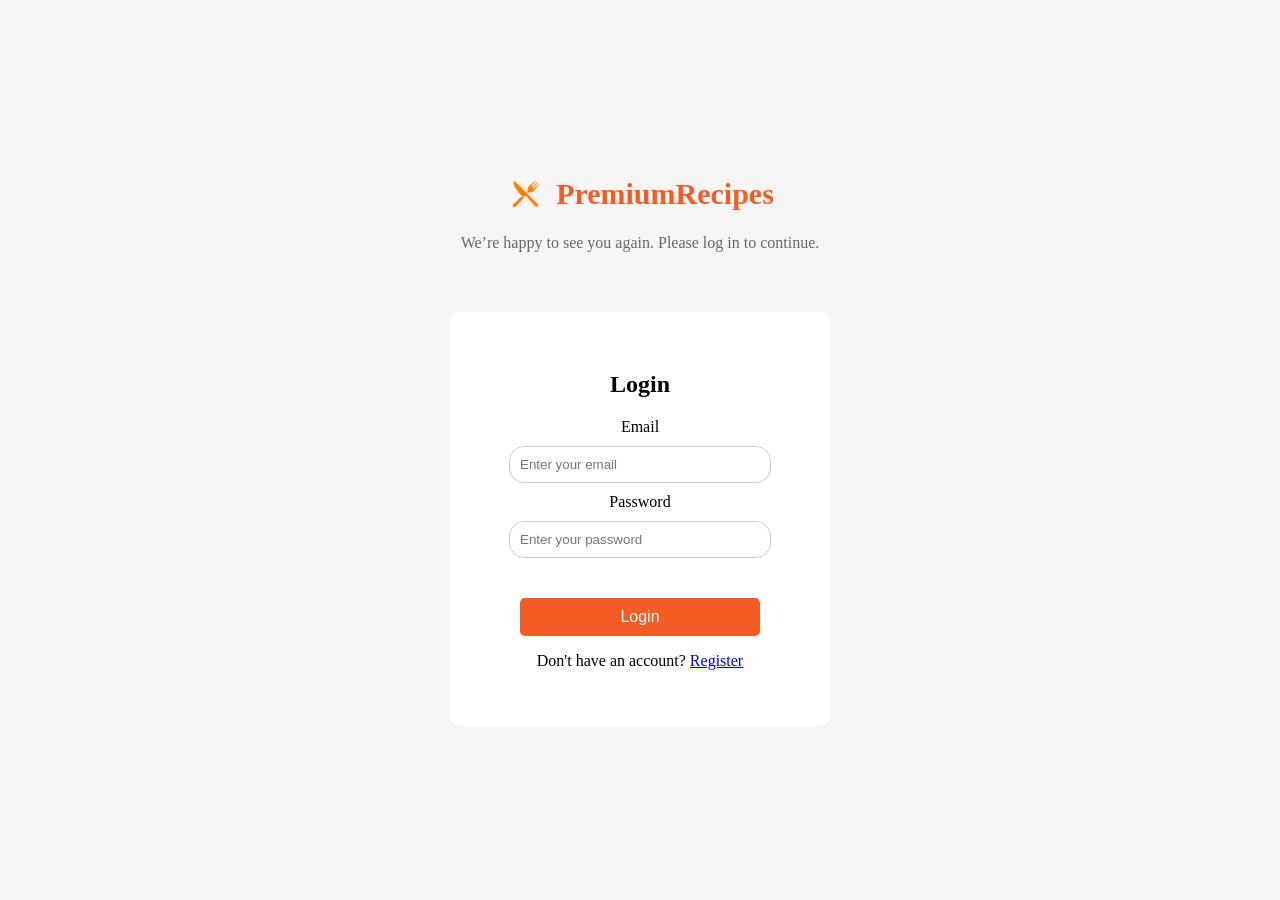
<file: ui files for phase 2/login.html>
<!DOCTYPE html>
<html lang="en">

<head>
    <meta charset="UTF-8">
    <meta name="viewport" content="width=device-width, initial-scale=1.0">
    <title>Document</title>
    <link rel="stylesheet" href="styles.css">
</head>

<body>

    <div class="login_container">

        <p class="login_title">
            <img src="./assets/logo.png" class="login_logo" alt="logo">
            PremiumRecipes</p>
        <p class="login_welcome">We’re happy to see you again. Please log in to continue.</p>

        <form action="#" method="POST">

            <h2>Login</h2>

            <label class="login_username" for="username">Email</label>
            <input class="login_input" type="email" id="username" name="username" placeholder="Enter your email"
                required>

            <label class="login_password" for="password">Password</label>
            <input class="login_input" type="password" id="password" name="password" placeholder="Enter your password"
                required>

            <button class="login_button" type="submit">Login</button>

            <p class="login_register">
                Don't have an account? <a href="register.html">Register</a>
            </p>

        </form>



    </div>

</body>

</html>
</file>
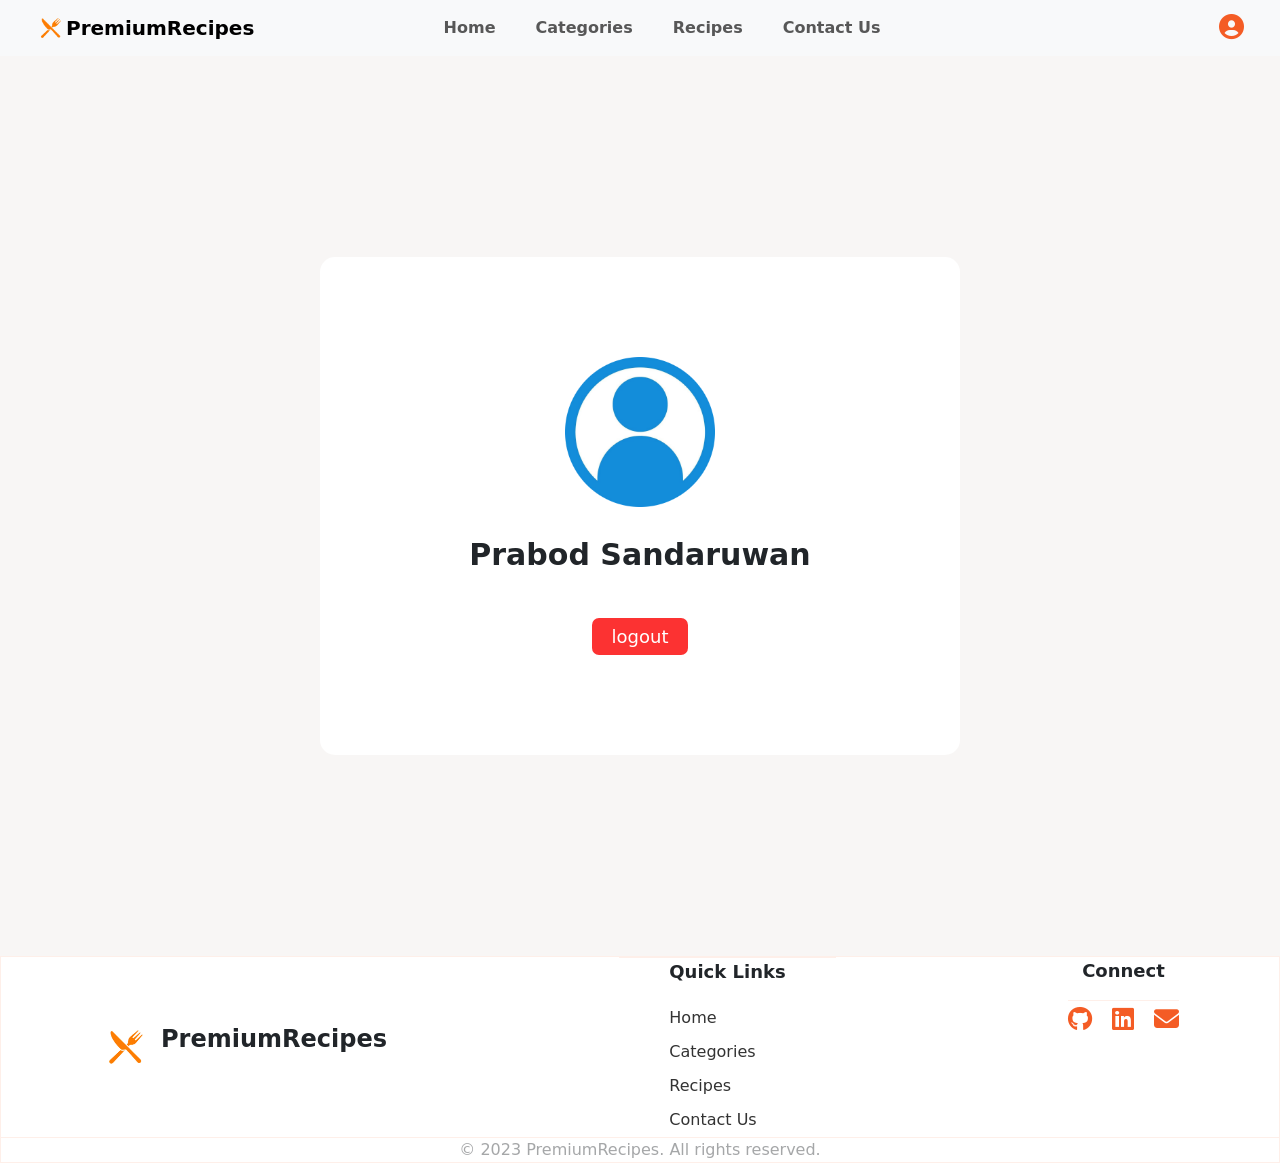
<file: ui files for phase 2/profile.html>
<!DOCTYPE html>
<html lang="en">
<head>
    <meta charset="UTF-8">
    <meta name="viewport" content="width=device-width, initial-scale=1.0">
    <title>Recipe list</title>
    <link href="https://cdn.jsdelivr.net/npm/bootstrap@5.3.8/dist/css/bootstrap.min.css" rel="stylesheet"
        integrity="sha384-sRIl4kxILFvY47J16cr9ZwB07vP4J8+LH7qKQnuqkuIAvNWLzeN8tE5YBujZqJLB" crossorigin="anonymous">
        <link rel="stylesheet" href="styles.css">
        <link rel="stylesheet" href="https://cdnjs.cloudflare.com/ajax/libs/font-awesome/6.5.1/css/all.min.css">
</head>
<body>
    <nav class="navbar navbar-expand-lg bg-body-tertiary">
        <div class="container-fluid">
            <a class="navbar-brand d-flex " href="./index.html">
                <img src="./assets/logo.png" alt="Logo" width="30" height="30" class="d-inline-block ms-4 align-text-top">
                <p class="mb-0 fw-bold">PremiumRecipes</p>
            </a>
            <button class="navbar-toggler" type="button" data-bs-toggle="collapse" data-bs-target="#navbarNav"
                aria-controls="navbarNav" aria-expanded="false" aria-label="Toggle navigation">
                <span class="navbar-toggler-icon"></span>
            </button>
            <div class="collapse navbar-collapse" id="navbarNav">
                <ul class="navbar-nav mx-auto">
                    <li class="nav-item">
                        <a class="nav-link fw-bold" href="./index.html">Home</a>
                    </li>
                    <li class="nav-item ms-4">
                        <a class="nav-link fw-bold" href="./categories.html">Categories</a>
                    </li>
                    <li class="nav-item ms-4">
                        <a class="nav-link fw-bold" href="./recipes.html">Recipes</a>
                    </li>
                    <li class="nav-item ms-4">
                        <a class="nav-link fw-bold" href="./contact.html">Contact Us</a>
                    </li>
                    <li id="profile_desk" class="nav-item ms-4">
                        <a class="nav-link fw-bold" href="./profile.html">Profile</a>
                    </li>
                </ul>
                <a id="profile_icon" href="./profile.html" class="ms-auto me-4">
                    <i class="fa-solid fa-circle-user"></i>
                </a>
            </div>
        </div>
    </nav>
    <div class="profile_body">
        
        <div class="profile_container">
        <img src="./assets/avatar.png" alt="profile avatar" class="profile_avatar">
        <p class="username">Prabod Sandaruwan</p>
        <a href="#" class="logout">logout</a>
    </div>

    </div>
    
    <footer>
        <div>
            <div class="footer_logo">
                <img src="./assets/logo.png" alt="footer logo">
                <p>PremiumRecipes</p>
            </div>
            <div class="footer_links">
                <p>Quick Links</p>
                <a href="./index.html">Home</a>
                <a href="./categories.html">Categories</a>
                <a href="./recipes.html">Recipes</a>
                <a href="./contact.html">Contact Us</a>
            </div>
            <div class="footer_conect">
                <p class="footer_conect_text">Connect</p>
                <div class="footer_conect_links">
                    <a href="#"><i class="fa-brands fa-github"></i></a>
                    <a href="#"><i class="fa-brands fa-linkedin"></i></a>
                    <a href="#"><i class="fa-solid fa-envelope"></i></i></a>
                </div>
            </div>
        </div>
        <div>
            <p class="copyright">© 2023 PremiumRecipes. All rights reserved.</p>
        </div>
    </footer>
    <script src="https://cdn.jsdelivr.net/npm/bootstrap@5.3.8/dist/js/bootstrap.bundle.min.js"
        integrity="sha384-FKyoEForCGlyvwx9Hj09JcYn3nv7wiPVlz7YYwJrWVcXK/BmnVDxM+D2scQbITxI"
        crossorigin="anonymous"></script>
</body>
</html>
</file>
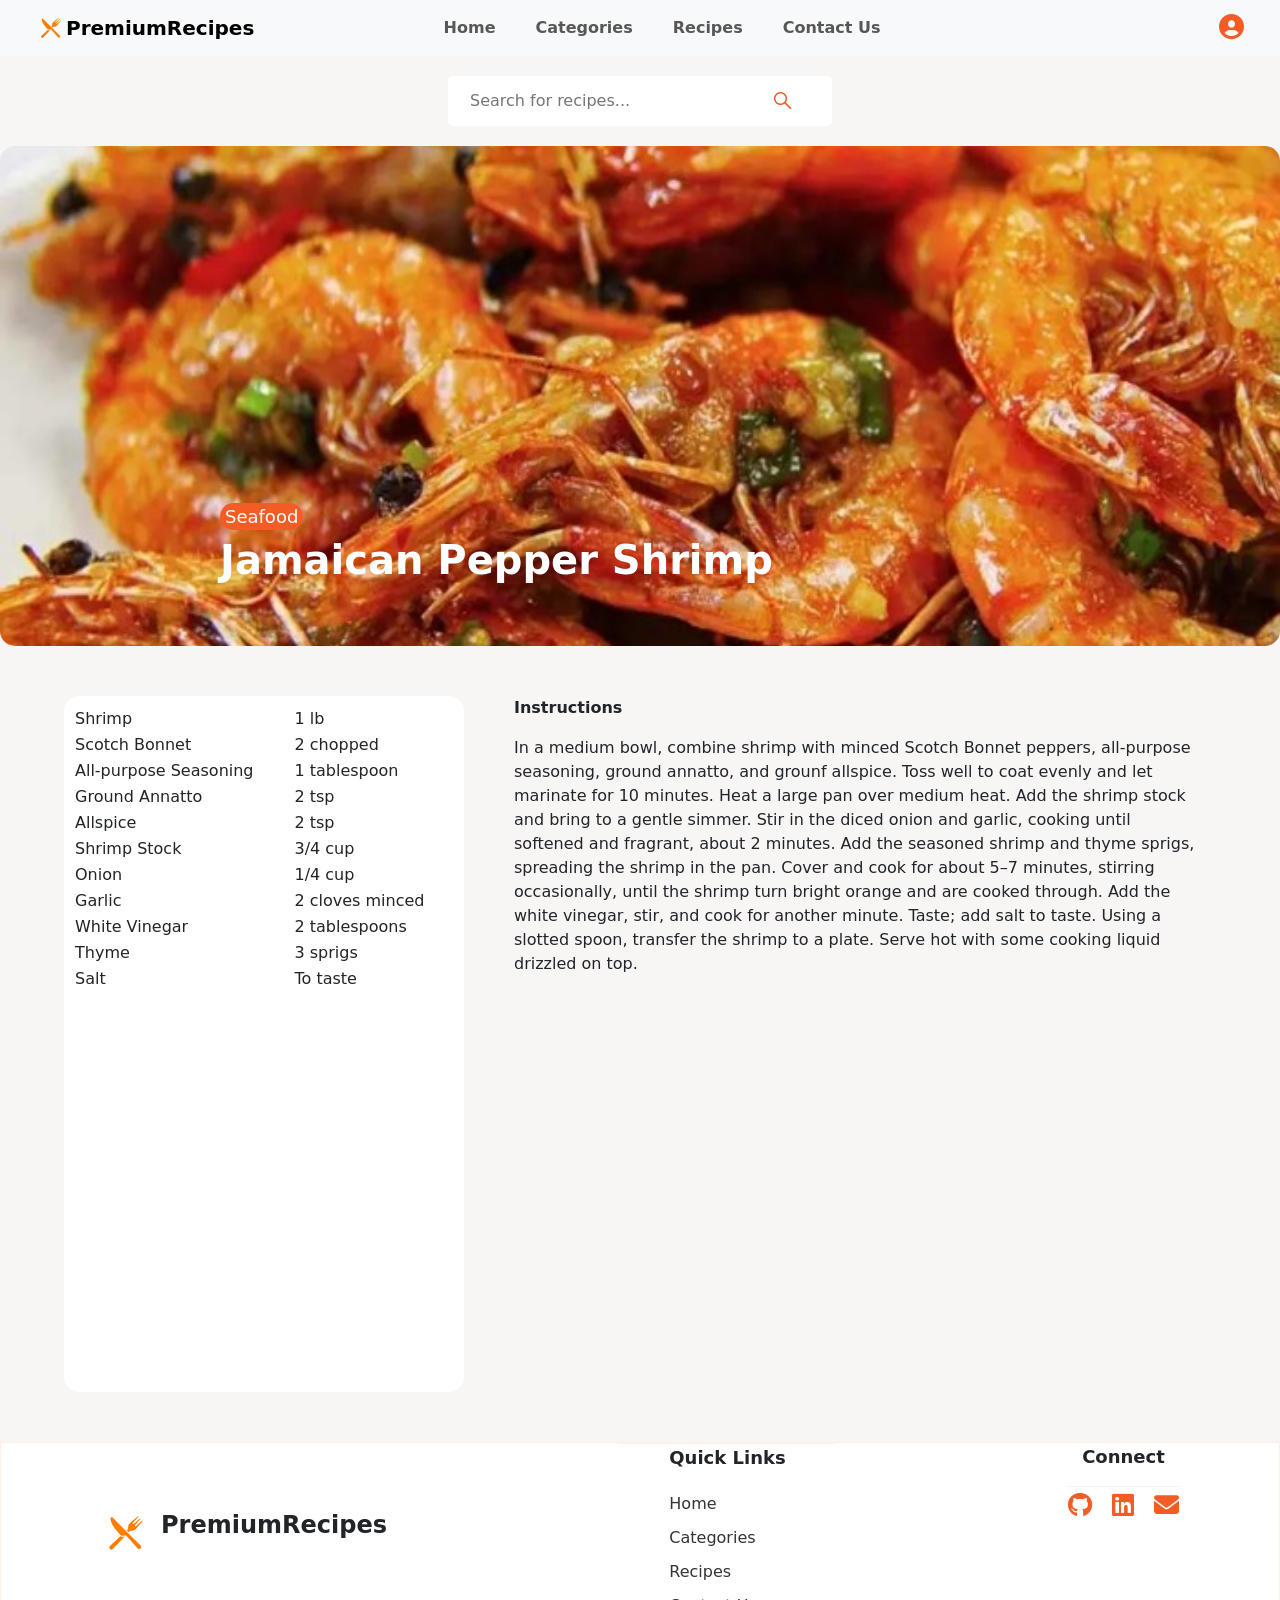
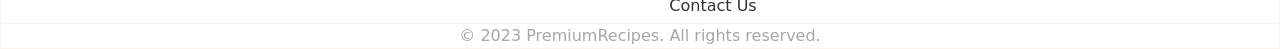
<file: ui files for phase 2/recipes.html>
<!DOCTYPE html>
<html lang="en">

<head>
    <meta charset="UTF-8">
    <meta name="viewport" content="width=device-width, initial-scale=1.0">
    <title>Recipe</title>
    <link href="https://cdn.jsdelivr.net/npm/bootstrap@5.3.8/dist/css/bootstrap.min.css" rel="stylesheet"
        integrity="sha384-sRIl4kxILFvY47J16cr9ZwB07vP4J8+LH7qKQnuqkuIAvNWLzeN8tE5YBujZqJLB" crossorigin="anonymous">
    <link rel="stylesheet" href="styles.css">
    <link rel="stylesheet" href="https://cdnjs.cloudflare.com/ajax/libs/font-awesome/6.5.1/css/all.min.css">
</head>

<body>
    <nav class="navbar navbar-expand-lg bg-body-tertiary">
        <div class="container-fluid">
            <a class="navbar-brand d-flex " href="./index.html">
                <img src="./assets/logo.png" alt="Logo" width="30" height="30"
                    class="d-inline-block ms-4 align-text-top">
                <p class="mb-0 fw-bold">PremiumRecipes</p>
            </a>
            <button class="navbar-toggler" type="button" data-bs-toggle="collapse" data-bs-target="#navbarNav"
                aria-controls="navbarNav" aria-expanded="false" aria-label="Toggle navigation">
                <span class="navbar-toggler-icon"></span>
            </button>
            <div class="collapse navbar-collapse" id="navbarNav">
                <ul class="navbar-nav mx-auto">
                    <li class="nav-item">
                        <a class="nav-link fw-bold" href="./index.html">Home</a>
                    </li>
                    <li class="nav-item ms-4">
                        <a class="nav-link fw-bold" href="./categories.html">Categories</a>
                    </li>
                    <li class="nav-item ms-4">
                        <a class="nav-link fw-bold" href="./recipes.html">Recipes</a>
                    </li>
                    <li class="nav-item ms-4">
                        <a class="nav-link fw-bold" href="./contact.html">Contact Us</a>
                    </li>
                    <li id="profile_desk" class="nav-item ms-4">
                        <a class="nav-link fw-bold" href="./profile.html">Profile</a>
                    </li>
                </ul>
                <a id="profile_icon" href="./profile.html" class="ms-auto me-4">
                    <i class="fa-solid fa-circle-user"></i>
                </a>
            </div>
        </div>
    </nav>
    <div class="search_area">
        <form action="#" class="search_form">
            <input type="text" placeholder="Search for recipes..." class="search_input">
            <button class="search_submit"><i class="fa-brands fa-sistrix"></i></button>
        </form>
    </div>
    <div class="main_recipe_area">
        <div class="recipe_head">
                <img class="recipe_page_img" src="./assets/recipe_page.jpg" alt="Recipe Image">
            <p class="recipe_tag">Seafood</p>
            <p class="recipe_name">Jamaican Pepper Shrimp</p>
        </div>
        <div class="recipe_bottom">
            <div class="ingrediant">
                <table>
                    <tr>
                        <td>Shrimp</td>
                        <td>1 lb</td>
                    </tr>
                    <tr>
                        <td>Scotch Bonnet</td>
                        <td>2 chopped</td>
                    </tr>
                    <tr>
                        <td>All-purpose Seasoning</td>
                        <td>1 tablespoon</td>
                    </tr>
                    <tr>
                        <td>Ground Annatto</td>
                        <td>2 tsp</td>
                    </tr>
                    <tr>
                        <td>Allspice</td>
                        <td>2 tsp</td>
                    </tr>
                    <tr>
                        <td>Shrimp Stock</td>
                        <td>3/4 cup</td>
                    </tr>
                    <tr>
                        <td>Onion</td>
                        <td>1/4 cup</td>
                    </tr>
                    <tr>
                        <td>Garlic</td>
                        <td>2 cloves minced</td>
                    </tr>
                    <tr>
                        <td>White Vinegar</td>
                        <td>2 tablespoons</td>
                    </tr>
                    <tr>
                        <td>Thyme</td>
                        <td>3 sprigs</td>
                    </tr>
                    <tr>
                        <td>Salt</td>
                        <td>To taste
                        </td>
                    </tr>
                </table>
            </div>
            <div class="step">
                <p class="instruction_tit">Instructions</p>
                <p class="instruction_info">In a medium bowl, combine shrimp with minced Scotch Bonnet peppers,
                    all-purpose seasoning, ground annatto, and grounf allspice. Toss well to coat evenly and let
                    marinate for 10 minutes.
                    Heat a large pan over medium heat. Add the shrimp stock and bring to a gentle simmer. Stir in the
                    diced onion and garlic, cooking until softened and fragrant, about 2 minutes.
                    Add the seasoned shrimp and thyme sprigs, spreading the shrimp in the pan. Cover and cook for about
                    5–7 minutes, stirring occasionally, until the shrimp turn bright orange and are cooked through.
                    Add the white vinegar, stir, and cook for another minute. Taste; add salt to taste. Using a slotted
                    spoon, transfer the shrimp to a plate. Serve hot with some cooking liquid drizzled on top.</p>
                <iframe style="width:100%; height:400px;" src="https://www.youtube.com/embed/VIDEO_ID" allowfullscreen>
                </iframe>
            </div>
        </div>
    </div>


    <footer>
        <div>
            <div class="footer_logo">
                <img src="./assets/logo.png" alt="footer logo">
                <p>PremiumRecipes</p>
            </div>
            <div class="footer_links">
                <p>Quick Links</p>
                <a href="./index.html">Home</a>
                <a href="./categories.html">Categories</a>
                <a href="./recipes.html">Recipes</a>
                <a href="./contact.html">Contact Us</a>
            </div>
            <div class="footer_conect">
                <p class="footer_conect_text">Connect</p>
                <div class="footer_conect_links">
                    <a href="#"><i class="fa-brands fa-github"></i></a>
                    <a href="#"><i class="fa-brands fa-linkedin"></i></a>
                    <a href="#"><i class="fa-solid fa-envelope"></i></i></a>
                </div>
            </div>
        </div>
        <div>
            <p class="copyright">© 2023 PremiumRecipes. All rights reserved.</p>
        </div>
    </footer>
    <script src="https://cdn.jsdelivr.net/npm/bootstrap@5.3.8/dist/js/bootstrap.bundle.min.js"
        integrity="sha384-FKyoEForCGlyvwx9Hj09JcYn3nv7wiPVlz7YYwJrWVcXK/BmnVDxM+D2scQbITxI"
        crossorigin="anonymous"></script>
</body>

</html>
</file>
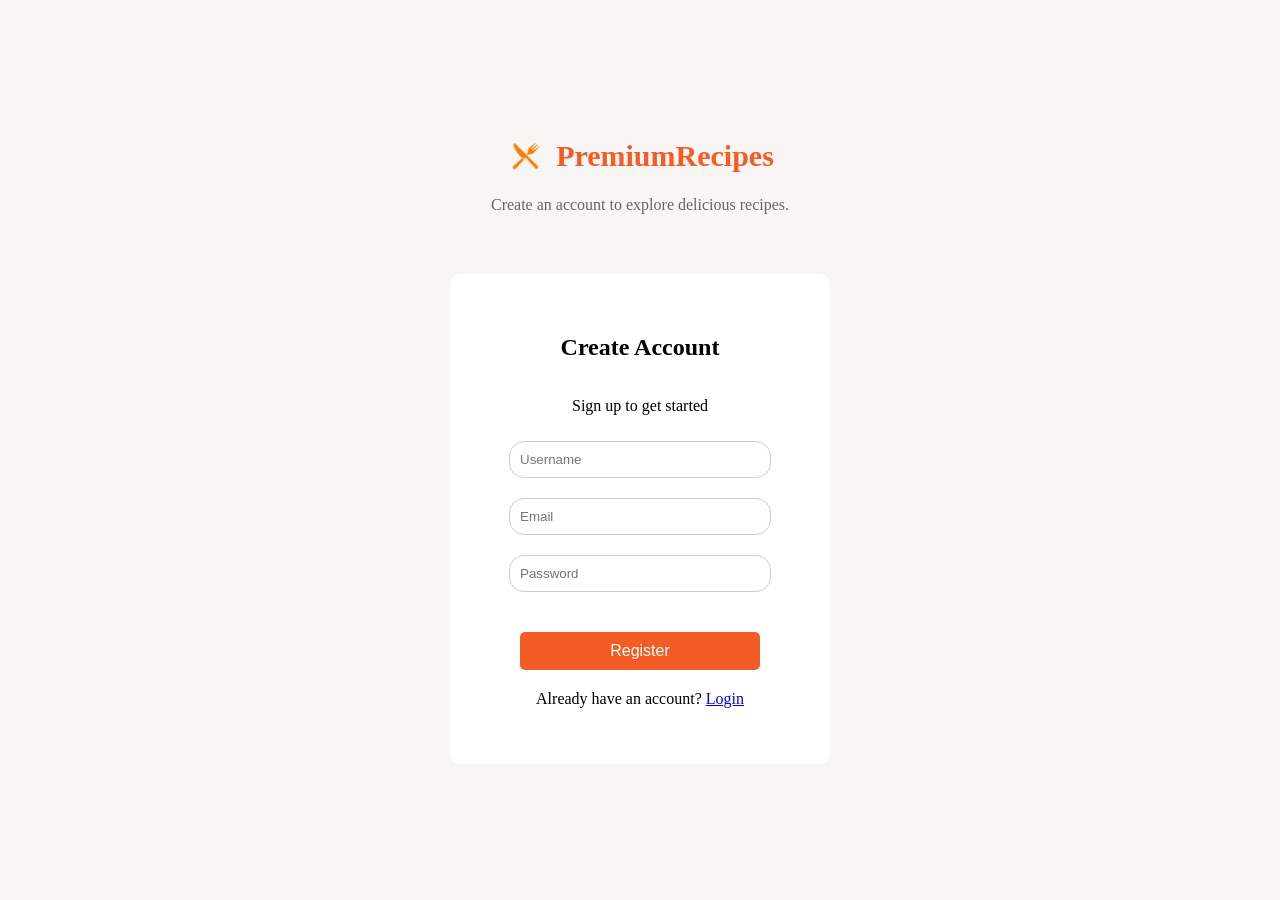
<file: ui files for phase 2/register.html>
<!DOCTYPE html>
<html lang="en">
<head>
    <meta charset="UTF-8">
    <meta name="viewport" content="width=device-width, initial-scale=1.0">
    <title>Document</title>
    <link rel="stylesheet" href="styles.css">
</head>
<body>

<div class="login_container">
    <p class="login_title">
            <img src="./assets/logo.png" class="login_logo" alt="logo">
            PremiumRecipes</p>
    <p class="login_welcome">Create an account to explore delicious recipes.</p>
    <form action="#" method="POST">

        <h2>Create Account</h2>
        <p class="login_message">Sign up to get started</p>

        <input type="text" name="username" placeholder="Username" class="login_input" required>

        <input type="email" name="email" placeholder="Email" class="login_input" required>

        <input type="password" name="password" placeholder="Password" class="login_input" required>

        <button type="submit" class="login_button">Register</button>

        <p style="margin-top:20px;">
            Already have an account? <a href="login.html">Login</a>
        </p>

    </form>

</div>

</body>
</html>
</file>
<file: ui files for phase 2/styles.css>
body {
    margin: 0;
    padding: 0;
}

html,
body {
    max-width: 100%;
    overflow-x: hidden;
}

#profile_icon {
    color: #f45c25;
    margin-left: 22px;
    font-size: 25px;
}

img,
picture,
video,
iframe,
embed,
object {
    max-width: 100%;
    height: auto;
    display: block;
}

footer {
    background-color: #ffffff;
    border: 1px solid #FEEFE9;
}

footer div {
    display: flex;
    justify-content: space-between;
    padding: 0px 50px;

}

footer div:nth-child(2) {
    border-top: 1px solid #FEEFE9;
}

.footer_logo {
    display: flex;
    gap: 10px;
    align-items: center;
    font-size: 1.5rem;
    font-weight: 600;
}

.footer_logo img {
    height: 50px;
    width: auto;
    object-fit: cover;
}

.footer_links {
    display: flex;
    flex-direction: column;

}

.footer_links p,
.footer_conect p {
    font-weight: 700;
    font-size: 18px;
}

.footer_links a {
    text-decoration: none;
    color: #333;
    font-size: 16px;
    margin: 5px 0;
}

.footer_conect {
    display: inline;
    text-align: center;
}

.footer_conect_links {
    display: flex;
    gap: 20px;
    padding: 0px;
    font-size: 25px;
}

.footer_conect_links>a>i {
    color: #f45c25;
}

.copyright {
    text-align: center;
    margin: auto;
    opacity: 0.4;
}

body {
    background-color: #F8F6F5;

}


.home_title_black {
    font-size: 60px;
    text-align: center;
    font-weight: bolder;
    padding-top: 50px;
}

.home_title_meal {
    font-size: 60px;
    color: #f45c25;
    text-align: center;
    font-weight: bolder;
}

.home_hero p {
    margin: 0;
    line-height: 1.2;
}

.home_hero_search {
    margin-top: 70px;
    display: flex;
    justify-content: center;


}

.home_hero_search form {
    display: flex;
    justify-content: center;
    margin-top: 30px;
    width: 40%;
    padding: 0px 30px;
    background-color: #ffffff;
    border-radius: 5px;
}

.home_hero_search form input {
    border: none;
    width: 100%;
    font-size: 16px;
}

.home_hero_search form button {
    color: #f45c25;
    border: none;
    background-color: #ffffff;
    padding: 10px 20px;
    cursor: pointer;
    font-size: 20px;
}

.home_recipe,
.home_categories {
    margin: 0 5%;
}

.home_recipe {
    margin-top: 60px;
}

.home_recipe_title,
.home_categories_title {
    font-weight: bold;
    font-size: 24px;
}

.home_recipe_container {
    max-width: 1200px;
    width: 100%;
    height: 350px;
    display: flex;
    gap: 25px;
    border-radius: 15px;
    background-color: #ffffff;
}

.home_recipe_img {
    width: 50%;
    object-fit: cover;
    border-radius: 15px 0 0 15px;
}

.home_recipe_info {
    width: 50%;
}

.home_recipe_tags {
    display: flex;
    gap: 10px;
    margin-top: 20px;
}

.home_recipe_categorie_tag {
    background-color: #FEEFE9;
    padding: 1px 15px;
    border-radius: 12px;
    color: #f45c25;
    font-weight: bold;
}

.home_recipe_area_tag {
    background-color: #DCFCE7;
    color: #15803D;
    padding: 1px 15px;
    border-radius: 12px;
    font-weight: bold;
}

.home_recipe_name {
    color: #1C110D;
    font-size: 30px;
    margin-top: 25px;
    font-weight: bold;
}

.home_recipe_description {
    font-size: 18px;
    color: #605856;
    margin-top: 25px;
}

.home_recipe_btn {
    width: 290px;
    height: 45px;
    background-color: #f45c25;
    color: #ffffff;
    border: none;
    border-radius: 8px;
    font-size: 16px;
    font-weight: bold;
    margin-top: 25px;
}

.home_categories {
    margin-top: 70px;
}

.home_categorie_cards {
    display: flex;
    justify-content: space-between;
    margin-bottom: 30px;
    gap: 17px;
    flex-wrap: wrap;
}

.home_categorie_cards .card {
    flex: 1 1 18rem;
    max-width: 18rem;
}

.btn {
    background-color: #f45c25;
    color: #ffffff;
}

.btn:hover {
    background-color: #f45c25;
    color: #ffffff;
    opacity: 0.8;
}

#profile_desk {
    display: none;
}

@media (max-width: 768px) {
    .footer_logo {
        font-size: 1rem;
    }

    .footer_logo img {
        height: 40px;
    }


    .footer_links p,
    .footer_conect p {
        font-size: 16px;
    }

    .footer_links a {
        text-decoration: none;
        color: #333;
        font-size: 14px;
        margin: 0px;
    }

    .footer_conect {
        text-align: center;
    }

    .footer_conect_links {
        flex-direction: row;
        gap: 5px;
        font-size: 18px;
    }

    .copyright {
        font-size: 10px;
    }

    .home_body {
        overflow-x: hidden;
    }

    .home_title_black {
        font-size: 30px;
        padding-top: 30px;
    }

    .home_title_meal {
        font-size: 30px;
    }

    .home_hero_search {
        margin-top: 10px;
    }

    .home_hero_search form {
        margin-top: 20px;
        width: 70%;
        height: 35px;
    }

    .home_hero_search form button {
        padding: 5px 5px;
    }

    .home_recipe,
    .home_categories {
        margin: 0px 30px;
    }

    .home_recipe {
        margin-top: 60px;
    }

    .home_recipe_container {
        width: 100%;
        height: auto;
        flex-direction: column;
        gap: 25px;
    }

    .home_recipe_img {
        width: 100%;
        height: auto;
        border-radius: 15px 15px 0 0;
    }

    .home_recipe_info {
        width: 100%;
        padding: 10px;
    }

    .home_recipe_tags {
        margin-top: 2px;
    }

    .home_recipe_name {
        font-size: 20px;
        margin-top: 5px;
    }

    .home_recipe_description {
        font-size: 14px;
        margin-top: 15px;
    }

    .home_recipe_btn {
        width: 60%;
        margin-left: 20%;
        margin-bottom: 20px;
    }

    .home_categories {
        margin-top: 30px;
    }

    .home_categorie_cards {
        display: flex;
        flex-direction: column;
    }

    footer div {
        flex-direction: column;
        gap: 20px;
        text-align: center;
    }

    /* reduce footer side padding on small screens to avoid overflow */
    footer div {
        padding: 0 20px;
    }

    #profile_icon {
        display: none;
    }

    #profile_desk {
        display: inline;
    }
}

/* css for recipe page */

.search_area {
    display: flex;
    justify-content: center;
    margin: 20px 0;
}

.search_form {
    display: flex;
    width: 30%;
    background-color: #ffffff;
    border-radius: 5px;
    padding: 0px 20px;
}

.search_input {
    border: none;
    width: 100%;
    font-size: 16px;
}

.search_submit {
    color: #f45c25;
    border: none;
    background-color: #ffffff;
    padding: 10px 20px;
    cursor: pointer;
    font-size: 20px;
}

.recipe_head {
    height: 500px;
    position: relative;
}

.recipe_page_img {
    width: 100%;
    height: 100%;
    object-fit: cover;
    padding: 0;
    border-radius: 15px;
    position: absolute;
    left: 0;
    top: 0;
    right: 0;
    bottom: 0;
}

.recipe_head p {
    position: absolute;
}

.recipe_tag {
    margin-left: 220px;
    bottom: 100px;
    font-size: 18px;
    padding: 0px 5px;
    border-radius: 115px;
    color: #ffffff;
    background-color: #f45c25;
}

.recipe_name {
    padding-left: 220px;
    bottom: 40px;
    font-size: 40px;
    font-weight: bold;
    color: #ffffff;
}

.recipe_bottom {
    display: flex;
    gap: 50px;
    margin: 50px 5%;
}

table>tr {
    padding-bottom: 10px;
}

.ingrediant {
    width: 400px;
    padding: 10px;
    background-color: #ffffff;
    border-radius: 15px;
    font-weight: 500;
}

table {
    width: 100%;
}

.step {
    width: 60%;
}

.instruction_tit {
    font-weight: bold;
}

@media (max-width:768px) {

    .search_form {
        width: 90%;
        padding: 0 10px;
        box-sizing: border-box;
    }

    .search_input {
        width: 100%;
        font-size: 16px;
    }

    .search_submit {
        padding: 10px 15px;
        font-size: 18px;
    }

    .recipe_head {
        height: 300px;
        position: relative;

    }

    .recipe_page_img {
        width: 100%;
        height: 100%;
        padding: 0;
        border-radius: 15px 15px 0 0;
        object-fit: cover;
        position: absolute;
        margin: 0;
    }

    .recipe_tag {
        margin-left: 10px;
        bottom: 60px;
        font-size: 14px;
        padding: 2px 8px;
        position: absolute;
    }

    .recipe_name {
        padding-left: 10px;
        bottom: 20px;
        font-size: 24px;
        position: absolute;
    }

    .recipe_bottom {
        flex-direction: column;
        margin: 20px;
        gap: 20px;
    }

    .ingrediant,
    .step {
        width: 100%;
        box-sizing: border-box;
        margin: 5px 0;
    }

    table {
        width: 100%;
        table-layout: fixed;
    }

    .recipe_bottom {
        margin: 0 10px;
        gap: 15px;
    }
}

/* categories page css */

.categorie_title {
    font-size: 40px;
    font-weight: bold;
    margin: 50px 100px 0px 100px;
}

.categorie_subtitle {
    font-size: 18px;
    margin: 0px 100px 30px 100px;
    color: #605856;
}

.categorie_div {
    display: flex;
    justify-content: center;
    flex-wrap: wrap;
    gap: 20px;
    margin-bottom: 50px;
    margin-left: 10px;
    margin-right: 10px;
}

@media (max-width:768px) {
    .categorie_title {
        font-size: 30px;
        margin: 30px 20px 0px 20px;
    }

    .categorie_subtitle {
        font-size: 16px;
        margin: 0px 20px 30px 20px;
    }
}

.categorie_title>span {
    color: #f45c25;
}

.list_div {
    display: flex;
    justify-content: center;
    flex-wrap: wrap;
    gap: 20px;
    margin-bottom: 50px;
    margin-left: 10px;
    margin-right: 10px;
}

/* contact page css */

.contact_head {
    display: flex;
    margin: 50px 100px;
}

.contact_head_text {
    width: 50%;
}

.contact_title {
    font-size: 40px;
    font-weight: bold;
    margin: 0;
    line-height: 1.1;
}

.contact_subtitle {
    font-size: 18px;
    color: #605856;
    margin-top: 40px;
}

.contact_lable {
    font-size: 14px;
    color: #f45c25;
    font-weight: bold;
}

.contact_count {
    display: flex;
    gap: 20px;
}

.contact_count_numb {
    font-size: 20px;
    font-weight: 500;
    color: #f45c25;
    margin: 0;
    padding: 10px 0px 0px 0px;
}

.contact_count_text {
    font-size: 15px;
    color: #f45c25;
    margin: 0;
}

.contact_image {
    margin: 0px 50px;
    border-radius: 8px;
}

.contact_bottom {
    display: flex;
    gap: 50px;
    margin: 100px 100px 50px 100px;
}

.contact_bottom_text {
    width: 50%;
}

.contact_bottom_title {
    font-size: 25px;
    font-weight: bold;
    margin: 0;
}

.contact_bottom_subtitle {
    font-size: 18px;
    color: #605856;
    margin: 0;
}

.email>i,
.powered>i {
    background-color: #ef9e8069;
    padding: 10px;
    border-radius: 5px;
    color: #f45c25;
    margin-top: 25px;
}

.contact_method {
    font-size: 18px;
    font-weight: bold;
    margin: 0;
}

.contact_details {
    font-size: 16px;
    color: #fa8256;
    margin: 0;
}

.contact_bottom_form {
    display: flex;
    width: 50%;
    align-items: center;
    justify-content: center;
}

.contact_bottom_form form {
    background-color: #ffffff;
    padding: 50px 100px;
    border-radius: 15px;
    width: 100%;
}

.contact_input {
    background-color: #F8F6F5;
}

.contact_btn {
    background-color: #f45c25;
    color: #ffffff;
    padding: 5px 20px;
    border: none;
    border-radius: 5px;
}

.contact_btn:hover {
    background-color: #f45c25;
    color: #ffffff;
    padding: 5px 20px;
    border: none;
    border-radius: 5px;
    opacity: 0.8;
}

@media (max-width: 992px) {
    .contact_head {
        flex-direction: column;
        margin: 30px 20px;
    }

    .contact_head_text {
        width: 100%;
        margin-bottom: 20px;
    }

    .contact_image {
        margin: 0;
        width: 100%;
        max-width: 400px;
        align-self: center;
    }

    .contact_bottom {
        flex-direction: column;
        margin: 50px 20px 30px 20px;
        gap: 30px;
    }

    .contact_bottom_text {
        width: 100%;
    }

    .contact_bottom_form {
        width: 100%;
    }

    .contact_bottom_form form {
        padding: 30px 20px;
    }

    .contact_count {
        flex-direction: column;
        gap: 10px;
    }

    .contact_title {
        font-size: 30px;
    }

    .contact_subtitle,
    .contact_bottom_subtitle {
        font-size: 16px;
    }

    .contact_bottom_title {
        font-size: 22px;
    }

    .contact_count_numb {
        font-size: 18px;
    }

    .contact_count_text {
        font-size: 14px;
    }

    .contact_method {
        font-size: 16px;
    }

    .contact_details {
        font-size: 14px;
    }
}

/* scc for profile page */
.profile_body {
    display: flex;
    justify-content: center;
    align-items: center;
    height: 100vh;
}

.profile_container {
    width: 50%;
    height: auto;
    display: flex;
    flex-direction: column;
    justify-content: center;
    align-items: center;
    gap: 25px;
    background-color: #ffffff;
    border-radius: 15px;
    padding: 100px 0px;
}

.profile_avatar {
    width: 150px;
}

.username {
    font-size: 30px;
    font-weight: bold;
}

.logout {
    text-decoration: none;
    background-color: #fc3232;
    padding: 5px 20px;
    font-size: 18px;
    color: #ffffff;
    border-radius: 7px;
}

.logout:hover {
    opacity: 0.8;
}

@media (max-width:768px) {
    .profile_body {
        height: 70vh;
    }

    .profile_container {
        width: 90%;
    }
}
/* css for login .recipe_page_img */


.login_container{
    display:flex;
    flex-direction: column;
    justify-content:center;
    align-items:center;
    height:100vh;
    gap: 20px;
}
.login_container form{
    display: flex;
    flex-direction: column;
    align-items: center;
    background:white;
    padding:40px;
    border-radius:10px;
    width:300px;
}
.login_container form h2{
    text-align:center;
    margin-bottom:20px;
}
.login_input{
    width:80%;
    padding:10px;
    margin:10px 0;
    border: 1px solid #ccc;
    border-radius: 15px;
}

.login_button{
    width:80%;
    padding:10px;
    background:#f45c25;
    border:none;
    color:white;
    font-size:16px;
    border-radius: 5px;
    margin-top: 30px;
}
.login_title{
    font-size: 30px;
    font-weight: bold;
    color:#f45c25;
    margin: 0;
    display: flex;
    align-items: center;
    gap: 10px;
}
.login_welcome{
    font-size: 16px;
    color: #666;
    margin-bottom: 40px;
    margin-top: 0;
}
.login_logo{
    width: 40px;
}
@media (max-width:768px){

    .login_container form{
        width:70%;
    }

    .login_input{
        width:100%;
    }

    .login_button{
        width:100%;
    }
    .login_welcome{
    width: 80%;
    text-align: center;
}
}
</file>
